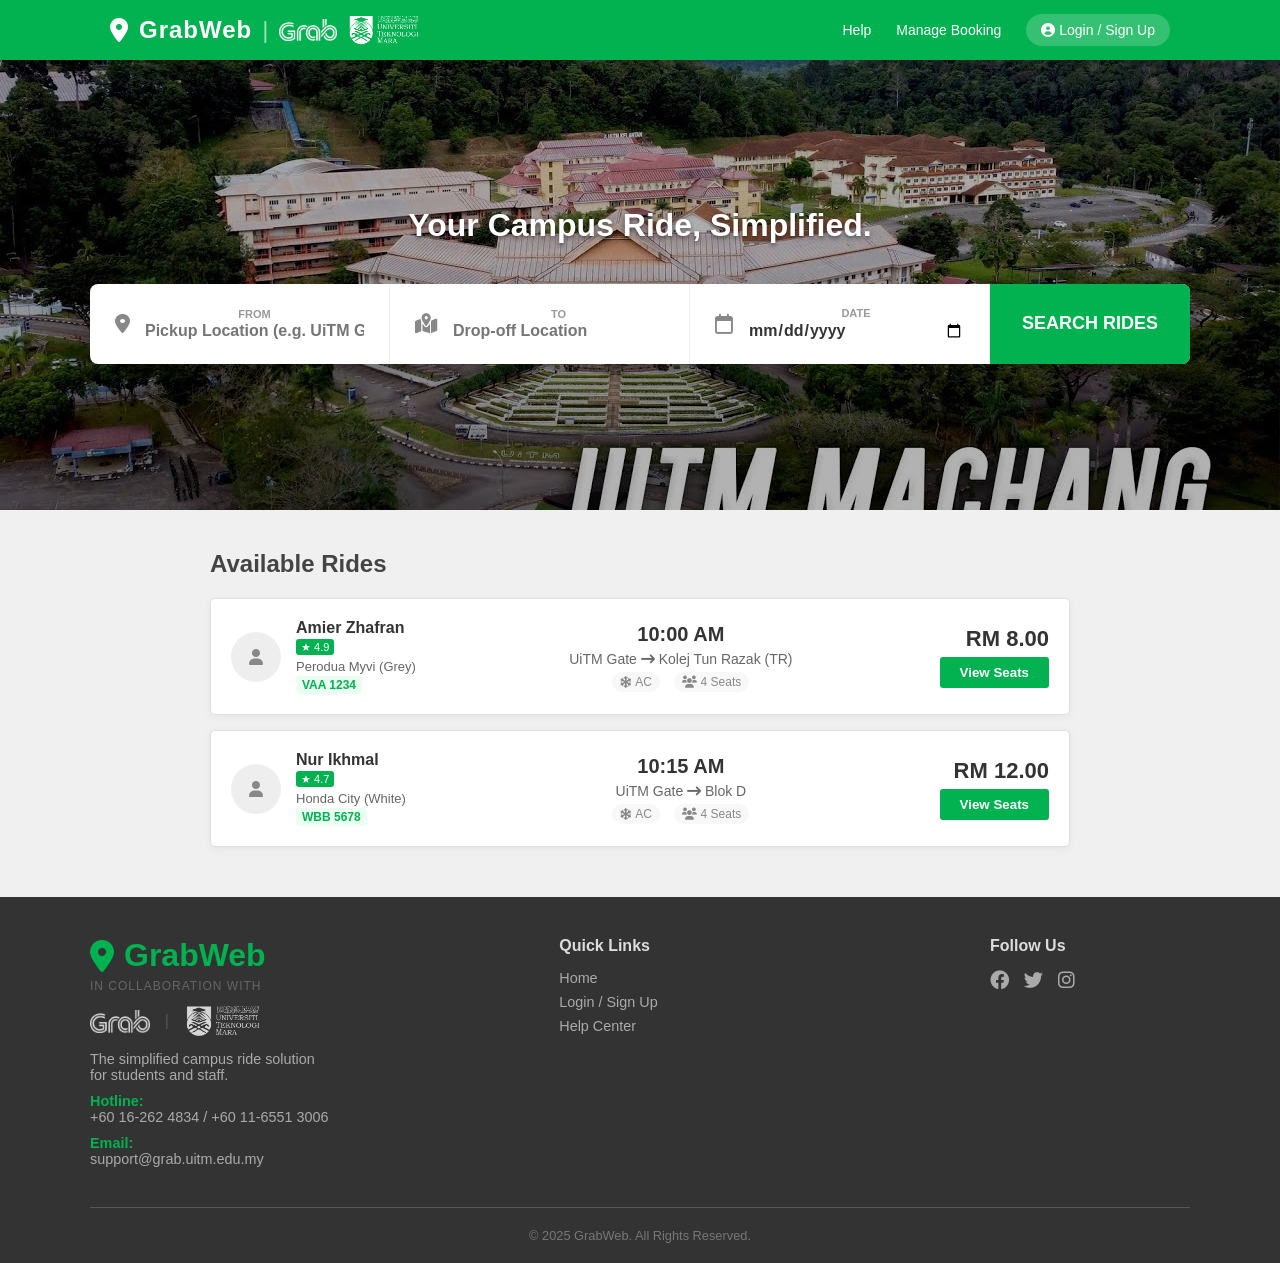
<file: index.html>
<!DOCTYPE html>
<html lang="en">
<head>
    <meta charset="UTF-8">
    <meta name="viewport" content="width=device-width, initial-scale=1.0">
    <title>GrabWeb - Campus Ride Booking</title>
    <link rel="stylesheet" href="style.css">
    <link rel="stylesheet" href="https://cdnjs.cloudflare.com/ajax/libs/font-awesome/6.0.0/css/all.min.css">
</head>
<body>

    <nav class="navbar">
        <div class="nav-container">
            <div class="logo">
                <a href="index.html" style="color:white; text-decoration:none; display: flex; align-items: center; gap: 10px;">
                    <i class="fa-solid fa-location-dot"></i> 
                    
                    <span style="font-weight: 800; letter-spacing: 1px;">GrabWeb</span>
                    
                    <span style="opacity: 0.6; font-weight: 300;">|</span>
                    
                    <img src="images/grab-logo-black-and-white.png" 
                        alt="Grab" 
                        style="height: 22px;">
                    </img>
                    <img src="images/LOGO UiTM OUTLINE 3 (WHITE).png" 
                        alt="UiTM" 
                        style="height: 38px;">
                    </img>
                </a>
            </div>
            <div class="menu">
                <a href="help.html">Help</a>
                <a href="#" onclick="checkLogin()" class="nav-item">Manage Booking</a>
                <a href="login.php" class="user-profile">
                    <i class="fa-solid fa-circle-user"></i> Login / Sign Up
                </a>
            </div>
        </div>
    </nav>

    <header class="hero">
        <div class="hero-content">
            <h1>Your Campus Ride, Simplified.</h1>
            
            <div class="search-widget">
                
                <div class="input-group">
                    <i class="fa-solid fa-location-dot icon"></i>
                    <div class="input-text">
                        <label>FROM</label>
                        <input type="text" placeholder="Pickup Location (e.g. UiTM Gate)">
                    </div>
                </div>

                <div class="input-group">
                    <i class="fa-solid fa-map-location-dot icon"></i>
                    <div class="input-text">
                        <label>TO</label>
                        <input type="text" placeholder="Drop-off Location">
                    </div>
                </div>

                <div class="input-group">
                    <i class="fa-regular fa-calendar icon"></i>
                    <div class="input-text">
                        <label>DATE</label>
                        <input title="date" type="date">
                    </div>
                </div>

                <button class="search-btn">SEARCH RIDES</button>

            </div>
        </div>
    </header>

    <section class="results-preview">
        <h2>Available Rides</h2>
        
        <div class="ride-card">
            <div class="driver-section">
                <div class="driver-img">
                    <i class="fa-solid fa-user"></i>
                </div>
                <div class="driver-info">
                    <h3>Amier Zhafran</h3>
                    <span class="rating">★ 4.9</span>
                    <p class="car-model">Perodua Myvi (Grey)</p>
                    <p class="plate-num">VAA 1234</p>
                </div>
            </div>

            <div class="trip-details">
                <div class="time">10:00 AM</div>
                <div class="route">UiTM Gate <i class="fa-solid fa-arrow-right-long"></i> Kolej Tun Razak (TR)</div>
                <div class="amenities">
                    <span><i class="fa-solid fa-snowflake"></i> AC</span>
                    <span><i class="fa-solid fa-users"></i> 4 Seats</span>
                </div>
            </div>

            <div class="price-action">
                <div class="price">RM 8.00</div>
                <button class="book-btn">View Seats</button>
            </div>
        </div>

        <div class="ride-card">
            <div class="driver-section">
                <div class="driver-img">
                    <i class="fa-solid fa-user"></i>
                </div>
                <div class="driver-info">
                    <h3>Nur Ikhmal</h3>
                    <span class="rating">★ 4.7</span>
                    <p class="car-model">Honda City (White)</p>
                    <p class="plate-num">WBB 5678</p>
                </div>
            </div>

            <div class="trip-details">
                <div class="time">10:15 AM</div>
                <div class="route">UiTM Gate <i class="fa-solid fa-arrow-right-long"></i> Blok D</div>
                <div class="amenities">
                    <span><i class="fa-solid fa-snowflake"></i> AC</span>
                    <span><i class="fa-solid fa-users"></i> 4 Seats</span>
                </div>
            </div>

            <div class="price-action">
                <div class="price">RM 12.00</div>
                <button class="book-btn">View Seats</button>
            </div>
        </div>

    </section>
    <footer class="footer">
        <div class="footer-content">
            <div class="footer-section">
                <h1 style="display: flex; align-items: center; gap: 10px; color: var(--primary-color);">
                    <i class="fa-solid fa-location-dot"></i> <b>GrabWeb</b>
                </h1> 
                
                <div style="margin-top: 5px;">
                    <p style="font-size: 12px; text-transform: uppercase; letter-spacing: 1px; color: #666; margin-bottom: 8px;">
                        In Collaboration With
                    </p>
                    
                    <div style="display: flex; align-items: center; gap: 15px;">
                        <img src="images/grab-logo-black-and-white.png" 
                            alt="Grab" 
                            style="height: 23px; opacity: 0.8;">
                        
                        <span style="color:#555;">|</span>
                        
                        <img src="images/LOGO UiTM OUTLINE 3 (WHITE).png" 
                            alt="UiTM" 
                            style="height: 40px; opacity: 0.8;">
                    </div>
                </div>

                <p style="margin-top: 10px; color: #aaa;">
                    The simplified campus ride solution <br> for students and staff.
                </p>
                
                <p style="margin-top: 10px; color: #aaa;">
                    <b style="color:#02B150">Hotline:</b> <br>
                    +60 16-262 4834 / +60 11-6551 3006
                </p>

                <p style="margin-top: 10px; color: #aaa;">
                    <b style="color:#02B150">Email:</b> <br>
                    support@grab.uitm.edu.my
                </p>
            </div>

            <div class="footer-section">
                <h4>Quick Links</h4>
                <a href="#">Home</a>
                <a href="login.php">Login / Sign Up</a>
                <a href="#">Help Center</a>
            </div>
            <div class="footer-section">
                <h4>Follow Us</h4>
                <div class="social-icons">
                    <a href="#"><i class="fa-brands fa-facebook"></i></a>
                    <a href="#"><i class="fa-brands fa-twitter"></i></a>
                    <a href="#"><i class="fa-brands fa-instagram"></i></a>
                </div>
            </div>
        </div>
        <div class="footer-bottom">
            &copy; 2025 GrabWeb. All Rights Reserved.
        </div>
    </footer>
    <script>
    function checkLogin() {
        // 1. (Optional) In a real app, you would check if the user is logged in here.
        // For now, we assume they are NOT logged in.

        // 2. Alert the user so they know why they are moving pages
        alert("You need to log in to manage your bookings.");

        // 3. Redirect to the login page
        window.location.href = "login.php";
    }
    </script>
</body>

</html>
</file>
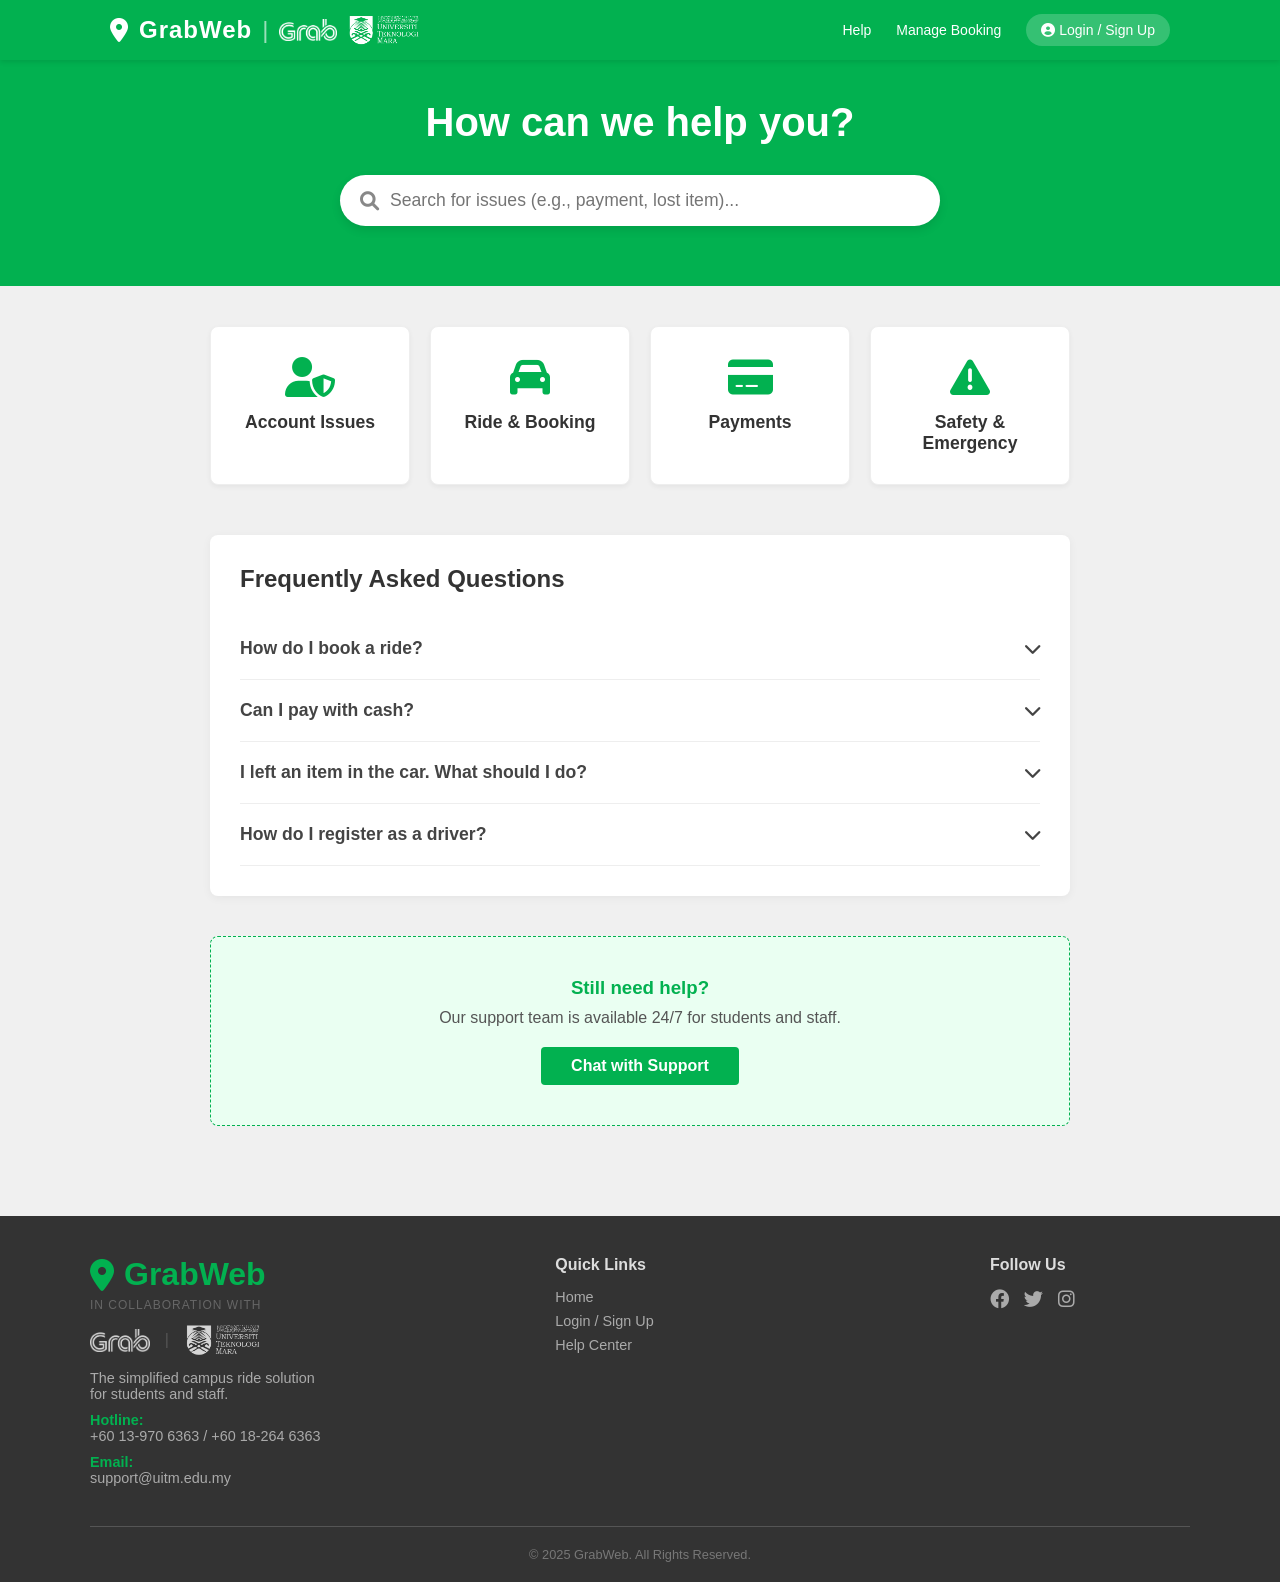
<file: help.html>
<!DOCTYPE html>
<html lang="en">
<head>
    <meta charset="UTF-8">
    <meta name="viewport" content="width=device-width, initial-scale=1.0">
    <title>GrabWeb - Help Centre</title>
    
    <link rel="stylesheet" href="style.css">
    <link rel="stylesheet" href="https://cdnjs.cloudflare.com/ajax/libs/font-awesome/6.0.0/css/all.min.css">
</head>
<body>

    <nav class="navbar">
        <div class="nav-container">
            <div class="logo">
                <a href="index.html" style="color:white; text-decoration:none; display: flex; align-items: center; gap: 10px;">
                    <i class="fa-solid fa-location-dot"></i> 
                    
                    <span style="font-weight: 800; letter-spacing: 1px;">GrabWeb</span>
                    
                    <span style="opacity: 0.6; font-weight: 300;">|</span>
                    
                    <img src="images/grab-logo-black-and-white.png" 
                        alt="Grab" 
                        style="height: 22px;">
                    </img>
                    <img src="images/LOGO UiTM OUTLINE 3 (WHITE).png" 
                        alt="UiTM" 
                        style="height: 38px;">
                    </img>
                </a>
            </div>
            <div class="menu">
                <a href="help.html">Help</a>
                <a href="#" onclick="checkLogin()" class="nav-item">Manage Booking</a>
                <a href="login.php" class="user-profile">
                    <i class="fa-solid fa-circle-user"></i> Login / Sign Up
                </a>
            </div>
        </div>
    </nav>

    <div class="help-hero">
        <h1>How can we help you?</h1>
        <div class="help-search-wrapper">
            <i class="fa-solid fa-magnifying-glass"></i>
            <input type="text" placeholder="Search for issues (e.g., payment, lost item)...">
        </div>
    </div>

    <div class="help-container">
        
        <div class="help-categories">
            <div class="category-card">
                <i class="fa-solid fa-user-shield"></i>
                <h3>Account Issues</h3>
            </div>
            <div class="category-card">
                <i class="fa-solid fa-car"></i>
                <h3>Ride & Booking</h3>
            </div>
            <div class="category-card">
                <i class="fa-solid fa-credit-card"></i>
                <h3>Payments</h3>
            </div>
            <div class="category-card">
                <i class="fa-solid fa-triangle-exclamation"></i>
                <h3>Safety & Emergency</h3>
            </div>
        </div>

        <section class="faq-section">
            <h2>Frequently Asked Questions</h2>
            
            <div class="accordion-item">
                <button class="accordion-btn">
                    How do I book a ride?
                    <i class="fa-solid fa-chevron-down"></i>
                </button>
                <div class="accordion-content">
                    <p>To book a ride, simply log in, enter your pickup and drop-off locations on the homepage, select your preferred date, and click "Search Rides".</p>
                </div>
            </div>

            <div class="accordion-item">
                <button class="accordion-btn">
                    Can I pay with cash?
                    <i class="fa-solid fa-chevron-down"></i>
                </button>
                <div class="accordion-content">
                    <p>Yes, we accept both cash payments directly to the driver and online transfers via GrabPay.</p>
                </div>
            </div>

            <div class="accordion-item">
                <button class="accordion-btn">
                    I left an item in the car. What should I do?
                    <i class="fa-solid fa-chevron-down"></i>
                </button>
                <div class="accordion-content">
                    <p>Please go to "Manage Booking" and select the ride in question. Use the "Contact Driver" button to reach out immediately. If that fails, contact our support team.</p>
                </div>
            </div>

            <div class="accordion-item">
                <button class="accordion-btn">
                    How do I register as a driver?
                    <i class="fa-solid fa-chevron-down"></i>
                </button>
                <div class="accordion-content">
                    <p>Go to the Sign Up page, select "Driver" from the role dropdown menu, and fill in your details including your vehicle information.</p>
                </div>
            </div>

        </section>

        <div class="contact-support">
            <h3>Still need help?</h3>
            <p>Our support team is available 24/7 for students and staff.</p>
            <button class="btn-primary" style="width: auto; padding: 10px 30px;">Chat with Support</button>
        </div>

    </div>

    <footer class="footer">
        <div class="footer-content">
            <div class="footer-section">
                <h1 style="display: flex; align-items: center; gap: 10px; color: var(--primary-color);">
                    <i class="fa-solid fa-location-dot"></i> <b>GrabWeb</b>
                </h1> 
                
                <div style="margin-top: 5px;">
                    <p style="font-size: 12px; text-transform: uppercase; letter-spacing: 1px; color: #666; margin-bottom: 8px;">
                        In Collaboration With
                    </p>
                    
                    <div style="display: flex; align-items: center; gap: 15px;">
                        <img src="images/grab-logo-black-and-white.png" 
                            alt="Grab" 
                            style="height: 23px; opacity: 0.8;">
                        
                        <span style="color:#555;">|</span>
                        
                        <img src="images/LOGO UiTM OUTLINE 3 (WHITE).png" 
                            alt="UiTM" 
                            style="height: 40px; opacity: 0.8;">
                    </div>
                </div>

                <p style="margin-top: 10px; color: #aaa;">
                    The simplified campus ride solution <br> for students and staff.
                </p>
                
                <p style="margin-top: 10px; color: #aaa;">
                    <b style="color:#02B150">Hotline:</b> <br>
                    +60 13-970 6363 / +60 18-264 6363
                </p>

                <p style="margin-top: 10px; color: #aaa;">
                    <b style="color:#02B150">Email:</b> <br>
                    support@uitm.edu.my
                </p>
            </div>
            
            <div class="footer-section">
                <h4>Quick Links</h4>
                <a href="#">Home</a>
                <a href="login.php">Login / Sign Up</a>
                <a href="#">Help Center</a>
            </div>
            <div class="footer-section">
                <h4>Follow Us</h4>
                <div class="social-icons">
                    <a href="#"><i class="fa-brands fa-facebook"></i></a>
                    <a href="#"><i class="fa-brands fa-twitter"></i></a>
                    <a href="#"><i class="fa-brands fa-instagram"></i></a>
                </div>
            </div>
        </div>
        <div class="footer-bottom">
            &copy; 2025 GrabWeb. All Rights Reserved.
        </div>
    </footer>

    <script>
        const accordions = document.querySelectorAll('.accordion-btn');

        accordions.forEach(btn => {
            btn.addEventListener('click', function() {
                this.classList.toggle('active');
                const content = this.nextElementSibling;
                if (content.style.maxHeight) {
                    content.style.maxHeight = null;
                } else {
                    content.style.maxHeight = content.scrollHeight + "px";
                }
            });
        });

        // Re-adding the checkLogin function for the Navbar link
        function checkLogin() {
            alert("You need to log in to manage your bookings.");
            window.location.href = "login.php";
        }
    </script>

</body>
</html>
</file>
<file: style.css>
/* =========================================
   1. GLOBAL VARIABLES & RESET
   ========================================= */
:root {
    --primary-color: #02B150;       /* Grab Green (Brand Color) */
    --primary-hover: #009944;       /* Darker Green for hover */
    --text-dark: #363A45;
    --bg-light: #f0f0f0;
    --white: #ffffff;
    --border-color: #ccc;
    --grab-green: #02B150;
    --text-main: #363A45;
    --text-muted: #888;
    --grab-dark: #363A45;
}

* {
    margin: 0;
    padding: 0;
    box-sizing: border-box;
    font-family: 'Helvetica Neue', Helvetica, Arial, sans-serif; /* Standard Grab Fonts */
}

body {
    background-color: var(--bg-light);
}

/* =========================================
   2. NAVBAR (Updated to Grab Green)
   ========================================= */
.navbar {
    background-color: var(--primary-color);
    height: 60px;
    position: fixed; 
    top: 0;         /* <--- ADD THIS to snap it to the top */
    left: 0;        /* <--- ADD THIS to snap it to the left edge */
    width: 100%;
    z-index: 1000;
    box-shadow: 0 2px 5px rgba(0,0,0,0.1);
}

.nav-container {
    max-width: 1100px;
    margin: 0 auto;
    display: flex;
    justify-content: space-between;
    align-items: center;
    height: 100%;
    padding: 0 20px;
}

.logo {
    color: var(--white);
    font-size: 24px;
    font-weight: 800;
    letter-spacing: 1px;
}

/* Update this section in your style.css */
.menu {
    display: flex;              /* 1. Aligns items in a row */
    align-items: center;        /* 2. Forces perfect vertical centering */
}

/* Ensure the links have the correct spacing */
.menu a {
    color: var(--white);
    text-decoration: none;
    margin-left: 25px;
    font-weight: 500;
    font-size: 14px;
}

.menu .user-profile {
    background: rgba(255, 255, 255, 0.2);
    padding: 8px 15px;
    border-radius: 20px;
}

/* =========================================
   3. HERO SECTION
   ========================================= */
.hero {
    /* Placeholder image */
    background: linear-gradient(rgba(0,0,0,0.3), rgba(0,0,0,0.3)), url('images/background1.jpg');
    height: 450px;
    background-size: cover;
    background-position: center;
    display: flex;
    justify-content: center;
    align-items: center;
    position: relative;
    margin-top: 60px;
}

.hero-content {
    text-align: center;
    width: 100%;
    max-width: 1100px;
}

.hero h1 {
    color: var(--white);
    font-size: 32px;
    margin-bottom: 40px;
    text-shadow: 0 2px 4px rgba(0,0,0,0.5);
}

/* =========================================
   4. SEARCH WIDGET
   ========================================= */
.search-widget {
    background: var(--white);
    display: flex;
    border-radius: 8px;
    overflow: hidden;
    box-shadow: 0 10px 25px rgba(0,0,0,0.2);
    height: 80px;
}

.input-group {
    flex: 1;
    display: flex;
    align-items: center;
    padding: 0 25px;
    border-right: 1px solid #eee;
    transition: background 0.3s;
}

.input-group:hover {
    background-color: #f9f9f9;
}

.input-group .icon {
    font-size: 20px;
    color: #888;
    margin-right: 15px;
}

.input-text {
    display: flex;
    flex-direction: column;
    width: 100%;
}

.input-text label {
    font-size: 11px;
    font-weight: bold;
    color: #999;
    margin-bottom: 2px;
}

.input-text input {
    border: none;
    outline: none;
    font-size: 16px;
    font-weight: 600;
    color: #333;
    background: transparent;
    width: 100%;
}

/* SEARCH BUTTON (Updated to Grab Green) */
.search-btn {
    width: 200px;
    background-color: var(--primary-color); /* CHANGED to Green */
    color: var(--white);
    border: none;
    font-size: 18px;
    font-weight: bold;
    cursor: pointer;
    transition: background 0.2s;
}

.search-btn:hover {
    background-color: var(--primary-hover);
}

/* =========================================
   5. RESULTS / RIDE CARDS
   ========================================= */
.results-preview {
    max-width: 900px;
    margin: 40px auto;
    padding: 0 20px;
}

.results-preview h2 {
    color: #444;
    margin-bottom: 20px;
}

.ride-card {
    background: var(--white);
    border-radius: 5px;
    box-shadow: 0 2px 10px rgba(0,0,0,0.05);
    display: flex;
    justify-content: space-between;
    align-items: center;
    padding: 20px;
    margin-bottom: 15px;
    border: 1px solid #e0e0e0;
    transition: transform 0.2s;
}

.ride-card:hover {
    transform: translateY(-2px);
    box-shadow: 0 5px 15px rgba(0,0,0,0.1);
}

.driver-section {
    display: flex;
    align-items: center;
    width: 30%;
}

.driver-img {
    background: #eee;
    width: 50px;
    height: 50px;
    border-radius: 50%;
    display: flex;
    justify-content: center;
    align-items: center;
    color: #888;
    margin-right: 15px;
}

.driver-info h3 { font-size: 16px; color: #333; }

/* Updated Rating color to match brand */
.rating { 
    background: var(--primary-color); /* CHANGED */
    color: white; 
    font-size: 11px; 
    padding: 2px 5px; 
    border-radius: 3px; 
}

.car-model { font-size: 13px; color: #666; margin-top: 4px; }

/* Updated Plate Number color */
.plate-num { 
    font-size: 12px; 
    font-weight: bold; 
    color: var(--primary-color); /* CHANGED */
    background: #eafff2; /* Light Green Bg */
    padding: 2px 6px; 
    border-radius: 4px; 
    display: inline-block; 
    margin-top: 2px;
}

.trip-details {
    width: 40%;
    text-align: center;
}

.time { font-size: 20px; font-weight: bold; color: #333; }
.route { font-size: 14px; color: #666; margin: 5px 0; }
.amenities span { font-size: 12px; color: #888; margin: 0 5px; background: #f8f8f8; padding: 3px 8px; border-radius: 10px; }

.price-action {
    width: 20%;
    text-align: right;
}

.price { font-size: 22px; font-weight: 800; color: #333; margin-bottom: 5px; }

/* BOOK BUTTON (Updated to Grab Green) */
.book-btn {
    background-color: var(--primary-color); /* CHANGED to Green */
    color: var(--white);
    border: none;
    padding: 8px 20px;
    border-radius: 3px;
    font-weight: bold;
    cursor: pointer;
}

.book-btn:hover { 
    background-color: var(--primary-hover); 
}

/* =========================================
   6. LOGIN / REGISTER PAGE SPECIFICS
   ========================================= */

/* Reusable Input Style for Login Page */
.form-control {
    width: 100%;
    padding: 12px;
    border: 1px solid var(--border-color);
    border-radius: 4px;
    font-size: 1rem;
    outline: none;
    transition: border-color 0.2s, box-shadow 0.2s;
    box-sizing: border-box;
}

.form-control:focus {
    border-color: var(--primary-color);
    box-shadow: 0 0 0 3px rgba(2, 177, 80, 0.1);
}

/* Search Bar (Pill Shape) */
.search-bar {
    width: 100%;
    padding: 10px 10px 10px 35px;
    border: 1px solid var(--border-color);
    border-radius: 50px;
    outline: none;
    box-sizing: border-box;
}

.search-bar:focus {
    border-color: var(--primary-color);
}

/* Generic Primary Button (for Login/Signup) */
.btn-primary {
    width: 100%;
    padding: 12px;
    background-color: var(--primary-color);
    color: var(--white);
    border: none;
    border-radius: 4px;
    font-size: 1rem;
    font-weight: bold;
    cursor: pointer;
    transition: background-color 0.2s;
}

.btn-primary:hover {
    background-color: var(--primary-hover);
}

/* Links */
a.link {
    color: var(--primary-color);
    text-decoration: none;
}
a.link:hover {
    text-decoration: underline;
}

/* Auth Container */
.auth-container {
    display: flex;
    justify-content: center;
    align-items: center;
    min-height: 100vh;
    padding: 20px;
}

.auth-card {
    background-color: var(--white);
    width: 100%;
    max-width: 400px;
    padding: 2.5rem;
    border-radius: 8px;
    box-shadow: 0 4px 12px rgba(0, 0, 0, 0.1);
    border-top: 5px solid var(--primary-color);
}

.auth-tabs {
    display: flex;
    margin-bottom: 1.5rem;
    border-bottom: 2px solid #eee;
}

.tab-btn {
    flex: 1;
    padding: 1rem;
    background: none;
    border: none;
    cursor: pointer;
    font-weight: bold;
    color: #aaa;
    font-size: 1rem;
}

.tab-btn.active {
    color: var(--primary-color);
    border-bottom: 2px solid var(--primary-color);
}

.form-group {
    margin-bottom: 1.2rem;
}

.form-group label {
    display: block;
    margin-bottom: 0.5rem;
    color: var(--text-dark);
    font-weight: 500;
}

.hidden {
    display: none;
}

/* =========================================
   7. INPUT ICONS (Font Awesome Version)
   ========================================= */
.input-wrapper {
    position: relative;
}

.input-wrapper i {
    position: absolute;
    left: 15px;
    top: 50%;
    transform: translateY(-50%);
    color: #888;
    font-size: 1rem; /* Slightly smaller for Font Awesome */
    pointer-events: none;
    width: 20px;     /* Ensures icons center nicely if widths vary */
    text-align: center;
}

.input-wrapper .form-control, 
.input-wrapper .search-bar {
    padding-left: 45px;
}

.input-wrapper:focus-within i {
    color: var(--primary-color);
}

/* =========================================
   8. FOOTER STYLES (New)
   ========================================= */
.footer {
    background-color: #333;
    color: white;
    padding: 40px 20px 20px;
    margin-top: 50px;
}

.footer-content {
    max-width: 1100px;
    margin: 0 auto;
    display: flex;
    justify-content: space-between;
    flex-wrap: wrap;
    border-bottom: 1px solid #555;
    padding-bottom: 20px;
}

.footer-section {
    margin-bottom: 20px;
    min-width: 200px;
}

.footer-section h3 { margin-bottom: 10px; color: var(--primary-color); }
.footer-section h4 { margin-bottom: 15px; color: #ddd; }
.footer-section p { font-size: 0.9rem; color: #aaa; }

.footer-section a {
    display: block;
    color: #aaa;
    text-decoration: none;
    margin-bottom: 8px;
    font-size: 0.9rem;
    transition: color 0.2s;
}

.footer-section a:hover { color: var(--primary-color); }

.social-icons { display: flex; gap: 15px; }
.social-icons a { font-size: 1.2rem; }

.footer-bottom {
    text-align: center;
    padding-top: 20px;
    font-size: 0.8rem;
    color: #777;
}

/* =========================================
   9. LOGIN PAGE EXTRAS (Radio & Select)
   ========================================= */

/* Radio Button Group for Roles */
.role-selector {
    margin-bottom: 20px;
    text-align: center;
}

.role-selector label {
    display: block;
    margin-bottom: 10px;
    font-weight: bold;
    color: var(--text-dark);
}

.radio-group {
    display: flex;
    justify-content: center;
    gap: 15px;
}

.radio-label {
    display: flex;
    align-items: center;
    gap: 5px;
    font-weight: normal !important;
    cursor: pointer;
    font-size: 0.9rem;
}

.radio-label input[type="radio"] {
    accent-color: var(--primary-color); /* Makes the dot Grab Green */
    transform: scale(1.2);
}

/* Dropdown styling to match inputs */
select.form-control {
    appearance: none; /* Removes default browser arrow */
    cursor: pointer;
}

.back-home {
    display: block;
    margin-top: 20px;
    font-size: 0.8rem;
    color: #bebebe;
    text-decoration: none;
}

.back-home:hover {
    color: #02B150;
}

/* =========================================
   10. ADMIN DASHBOARD STYLES
   ========================================= */

/* Layout: Sidebar + Main Content */
.dashboard-container {
    display: flex;
    min-height: 100vh;
    background-color: #f4f6f9; /* Light grey bg for contrast */
}

/* --- SIDEBAR --- */
.sidebar {
    width: 250px;
    background-color: white;
    box-shadow: 2px 0 10px rgba(0,0,0,0.05);
    display: flex;
    flex-direction: column;
    position: fixed;
    height: 100vh;
    z-index: 100;
}

.sidebar-header {
    padding: 25px;
    border-bottom: 1px solid #eee;
}

.sidebar-header h2 {
    color: var(--primary-color);
    font-size: 22px;
    margin: 0;
}

.sidebar-menu {
    list-style: none;
    padding: 20px 0;
    flex: 1;
}

.sidebar-menu li a {
    display: flex;
    align-items: center;
    padding: 15px 25px;
    color: #555;
    text-decoration: none;
    font-weight: 500;
    transition: 0.3s;
}

.sidebar-menu li a i {
    width: 30px; /* Fixed width for icon alignment */
}

.sidebar-menu li a:hover, 
.sidebar-menu li a.active {
    background-color: #eafff2; /* Light Green Bg */
    color: var(--primary-color);
    border-right: 4px solid var(--primary-color);
}

.menu-divider {
    padding: 15px 25px 5px;
    font-size: 12px;
    color: #999;
    text-transform: uppercase;
    letter-spacing: 1px;
    font-weight: bold;
}

.badge {
    background-color: #d84e55; /* Red "New" badge */
    color: white;
    font-size: 10px;
    padding: 2px 6px;
    border-radius: 4px;
    margin-left: auto;
}

.sidebar-footer {
    padding: 20px;
    border-top: 1px solid #eee;
}

.logout-btn {
    color: #d84e55;
    text-decoration: none;
    font-weight: bold;
    display: flex;
    align-items: center;
    gap: 10px;
}

/* --- MAIN CONTENT AREA --- */
.main-content {
    flex: 1;
    margin-left: 250px; /* Same width as sidebar */
    padding: 30px;
}

.dashboard-header {
    display: flex;
    justify-content: space-between;
    align-items: center;
    margin-bottom: 30px;
}

.header-title h1 { margin: 0; color: #333; }
.header-title p { color: #888; margin-top: 5px; }

.dashboard-header .user-profile {
    display: flex;
    align-items: center;
    gap: 10px;
    background: white;
    padding: 8px 15px;
    border-radius: 50px;
    box-shadow: 0 2px 5px rgba(0,0,0,0.05);
}

.dashboard-header img {
    width: 35px;
    height: 35px;
    border-radius: 50%;
}

/* --- STATS CARDS --- */
.stats-grid {
    display: grid;
    grid-template-columns: repeat(auto-fit, minmax(220px, 1fr));
    gap: 20px;
    margin-bottom: 30px;
}

.stat-card {
    background: white;
    padding: 20px;
    border-radius: 8px;
    box-shadow: 0 2px 8px rgba(0,0,0,0.05);
    display: flex;
    align-items: center;
    gap: 20px;
}

.stat-icon {
    width: 50px;
    height: 50px;
    border-radius: 10px;
    display: flex;
    justify-content: center;
    align-items: center;
    font-size: 20px;
    color: white;
}

/* Specific icon background colors */
.stat-icon.green { background-color: var(--primary-color); }
.stat-icon.blue { background-color: #3b82f6; }
.stat-icon.orange { background-color: #f59e0b; }
.stat-icon.red { background-color: #ef4444; }

.stat-info h3 { margin: 0; font-size: 24px; color: #333; }
.stat-info p { margin: 0; color: #888; font-size: 14px; }

/* --- DATA TABLE --- */
.recent-activity {
    background: white;
    padding: 25px;
    border-radius: 8px;
    box-shadow: 0 2px 8px rgba(0,0,0,0.05);
}

.section-header {
    display: flex;
    justify-content: space-between;
    align-items: center;
    margin-bottom: 20px;
}

.table-container {
    overflow-x: auto;
}

table {
    width: 100%;
    border-collapse: collapse;
}

table th, table td {
    padding: 12px 15px;
    text-align: left;
    border-bottom: 1px solid #eee;
}

table th {
    background-color: #f9f9f9;
    color: #555;
    font-weight: 600;
    font-size: 14px;
}

table td {
    color: #333;
    font-size: 14px;
}

/* Status Badges in Table */
.status {
    padding: 4px 8px;
    border-radius: 4px;
    font-size: 12px;
    font-weight: bold;
}

.status.completed { background-color: #eafff2; color: var(--primary-color); }
.status.pending { background-color: #fff8e1; color: #f59e0b; }
.status.cancelled { background-color: #fee2e2; color: #ef4444; }

/* =========================================
   11. HELP PAGE STYLES
   ========================================= */

/* Hero Section */
.help-hero {
    background-color: var(--primary-color);
    color: white;
    text-align: center;
    padding: 100px 20px 60px; /* Top padding accounts for fixed navbar */
}

.help-hero h1 {
    margin-bottom: 30px;
    font-size: 2.5rem;
}

.help-search-wrapper {
    position: relative;
    max-width: 600px;
    margin: 0 auto;
}

.help-search-wrapper input {
    width: 100%;
    padding: 15px 15px 15px 50px;
    border-radius: 50px;
    border: none;
    font-size: 1.1rem;
    outline: none;
    box-shadow: 0 4px 10px rgba(0,0,0,0.1);
}

.help-search-wrapper i {
    position: absolute;
    left: 20px;
    top: 50%;
    transform: translateY(-50%);
    color: #888;
    font-size: 1.2rem;
}

/* Container */
.help-container {
    max-width: 900px;
    margin: 0 auto;
    padding: 40px 20px;
}

/* Categories Grid */
.help-categories {
    display: grid;
    grid-template-columns: repeat(auto-fit, minmax(180px, 1fr));
    gap: 20px;
    margin-bottom: 50px;
}

.category-card {
    background: white;
    padding: 30px;
    border-radius: 8px;
    text-align: center;
    box-shadow: 0 2px 5px rgba(0,0,0,0.05);
    border: 1px solid #eee;
    cursor: pointer;
    transition: transform 0.2s, border-color 0.2s;
}

.category-card:hover {
    transform: translateY(-5px);
    border-color: var(--primary-color);
}

.category-card i {
    font-size: 2.5rem;
    color: var(--primary-color);
    margin-bottom: 15px;
}

.category-card h3 {
    font-size: 1.1rem;
    color: #333;
}

/* FAQ Accordion */
.faq-section {
    background: white;
    padding: 30px;
    border-radius: 8px;
    box-shadow: 0 2px 10px rgba(0,0,0,0.05);
    margin-bottom: 40px;
}

.faq-section h2 {
    margin-bottom: 25px;
    color: #333;
}

.accordion-item {
    border-bottom: 1px solid #eee;
}

.accordion-btn {
    width: 100%;
    background: none;
    border: none;
    text-align: left;
    padding: 20px 0;
    font-size: 1.1rem;
    font-weight: 600;
    color: #444;
    cursor: pointer;
    display: flex;
    justify-content: space-between;
    align-items: center;
    transition: color 0.2s;
}

.accordion-btn:hover, .accordion-btn.active {
    color: var(--primary-color);
}

.accordion-btn i {
    transition: transform 0.3s;
}

.accordion-btn.active i {
    transform: rotate(180deg);
}

.accordion-content {
    max-height: 0;
    overflow: hidden;
    transition: max-height 0.3s ease-out;
}

.accordion-content p {
    padding-bottom: 20px;
    color: #666;
    line-height: 1.6;
}

/* Contact Support Box */
.contact-support {
    text-align: center;
    background: #eafff2; /* Light Green Bg */
    padding: 40px;
    border-radius: 8px;
    border: 1px dashed var(--primary-color);
}

.contact-support h3 {
    color: var(--primary-color);
    margin-bottom: 10px;
}

.contact-support p {
    color: #555;
    margin-bottom: 20px;
}

/* =========================================
   12. USER PROFILE DROPDOWN (Logged In)
   ========================================= */

/* The Container in Navbar */
.dropdown {
    position: relative;
    display: inline-block;
    margin-left: 20px;
}

/* The Trigger Button (Avatar + Name) */
.dropbtn {
    background-color: transparent;
    color: white;
    padding: 5px 10px;
    font-size: 14px;
    border: none;
    cursor: pointer;
    display: flex;
    align-items: center;
    gap: 8px;
    font-weight: 600;
}

.nav-avatar {
    width: 32px;
    height: 32px;
    border-radius: 50%;
    border: 2px solid rgba(255,255,255,0.8);
}

/* Dropdown Menu Box */
.dropdown-content {
    display: none; /* Hidden by default */
    position: absolute;
    right: 0;
    top: 45px; /* Pushes it down below navbar */
    background-color: white;
    min-width: 200px;
    box-shadow: 0 8px 16px rgba(0,0,0,0.15);
    border-radius: 8px;
    z-index: 2000;
    overflow: hidden;
    animation: fadeIn 0.2s ease-in-out;
}

/* The Links inside the menu */
.dropdown-content a {
    color: #333;
    padding: 12px 20px;
    text-decoration: none;
    display: block;
    font-size: 14px;
    font-weight: 500;
    transition: background 0.2s;
    margin: 0; /* Override navbar margin */
}

.dropdown-content a i {
    width: 25px;
    color: #888;
}

.dropdown-content a:hover {
    background-color: #f5f5f5;
    color: var(--primary-color);
}

.dropdown-content a:hover i {
    color: var(--primary-color);
}

/* Header inside dropdown (e.g., "Signed in as...") */
.dropdown-header {
    padding: 15px 20px;
    background-color: #f9f9f9;
    border-bottom: 1px solid #eee;
    color: #333;
}

/* Divider Line */
.dropdown-content .divider {
    height: 1px;
    background-color: #eee;
    margin: 4px 0;
}

/* Red Logout Item */
.dropdown-content a.logout {
    color: #d84e55;
}
.dropdown-content a.logout:hover {
    background-color: #fff0f0;
}

/* Show Class (Toggled by JS) */
.show {
    display: block;
}

/* Simple Fade Animation */
@keyframes fadeIn {
    from { opacity: 0; transform: translateY(-10px); }
    to { opacity: 1; transform: translateY(0); }
}

/* =========================================
   13. USER PROFILE (Logged In)
   ========================================= 
*/

.profile-wrapper {
    max-width: 800px;
    margin: 100px auto 40px auto; /* Margin to clear the fixed navbar */
    padding: 0 20px;
}

.profile-header-card {
    background: var(--white);
    border-radius: 16px;
    padding: 30px;
    box-shadow: 0 4px 12px rgba(0,0,0,0.05);
    display: flex;
    justify-content: space-between;
    align-items: flex-start;
}

.section-card {
    background: var(--white);
    border-radius: 16px;
    padding: 25px;
    margin-top: 20px;
    box-shadow: 0 4px 12px rgba(0,0,0,0.05);
}

.section-title {
    font-size: 16px;
    font-weight: 700;
    margin-bottom: 15px;
    display: flex;
    align-items: center;
    gap: 10px;
    color: var(--primary-color);
}

.booking-item {
    display: flex;
    justify-content: space-between;
    padding: 15px 0;
    border-bottom: 1px solid #eee;
}

.trip-price {
    font-weight: 700;
    color: var(--primary-color);
}

.user-main {
    display: flex;
    align-items: center;
    gap: 20px; /* Spacing between avatar and text */
}

.profile-pic {
    width: 100px;
    height: 100px;
    border-radius: 50%;
    object-fit: cover;
    border: 3px solid var(--primary-color);
}

.user-info h1 {
    font-size: 24px;
    color: var(--text-dark);
    margin-bottom: 5px;
}

.user-info p {
    font-size: 14px;
    color: #666;
    margin-bottom: 3px;
    display: flex;
    align-items: center;
    gap: 8px;
}

.edit-profile-btn {
    background: #f0f0f0;
    border: 1px solid #ddd;
    padding: 8px 15px;
    border-radius: 8px;
    font-weight: 600;
    cursor: pointer;
    transition: 0.2s;
}

.edit-profile-btn:hover {
    background: #e8e8e8;
}

.trip-info {
    display: flex;
    flex-direction: column;
    gap: 4px;
}

.trip-info b {
    font-size: 16px;
    color: var(--text-dark);
}

.trip-date {
    font-size: 12px;
    color: #888;
}

.summary-text {
    line-height: 1.6;
    color: #444;
    font-size: 15px;
}

/* =========================================
   14. PROFILE & EDIT PROFILE PAGES
   ========================================= */

/* Main Containers */
.profile-wrapper, .edit-wrapper {
    max-width: 800px;
    margin: 100px auto 40px auto; /* Clears fixed navbar */
    padding: 0 20px;
}

.edit-wrapper {
    max-width: 600px; /* Edit card is slightly narrower */
}

/* Card Styling */
.profile-header-card, .section-card, .edit-card {
    background: var(--white);
    border-radius: 16px;
    padding: 30px;
    box-shadow: 0 4px 12px rgba(0,0,0,0.05);
    margin-bottom: 20px;
}

/* Profile Header Specifics */
.profile-header-card {
    display: flex;
    justify-content: space-between;
    align-items: flex-start;
}

.user-main {
    display: flex;
    align-items: center;
    gap: 25px;
}

.profile-pic, .profile-preview {
    width: 100px;
    height: 100px;
    border-radius: 50%;
    object-fit: cover;
    border: 3px solid var(--primary-color);
}

.user-info h1 {
    font-size: 24px;
    color: var(--text-dark);
    margin-bottom: 8px;
}

.user-info p {
    font-size: 14px;
    color: #666;
    margin-bottom: 5px;
    display: flex;
    align-items: center;
    gap: 8px;
}

/* Edit Page Upload Area */
.profile-upload-area {
    position: relative;
    width: 100px;
    height: 100px;
    margin: 0 auto 15px;
}

.camera-icon {
    position: absolute;
    bottom: 0;
    right: 0;
    background: var(--primary-color);
    color: white;
    width: 32px;
    height: 32px;
    border-radius: 50%;
    display: flex;
    align-items: center;
    justify-content: center;
    border: 2px solid white;
    cursor: pointer;
    font-size: 14px;
}

/* Buttons */
.edit-profile-btn {
    background: #f0f0f0;
    border: 1px solid #ddd;
    padding: 10px 18px;
    border-radius: 8px;
    font-weight: 600;
    cursor: pointer;
    transition: 0.2s;
}

.edit-profile-btn:hover {
    background: #e8e8e8;
}

.btn-container {
    display: flex;
    gap: 15px;
    margin-top: 30px;
}

/* Section Cards & Bookings */
.section-title {
    font-size: 16px;
    font-weight: 700;
    margin-bottom: 15px;
    display: flex;
    align-items: center;
    gap: 10px;
    color: var(--primary-color);
}

.summary-text {
    line-height: 1.6;
    color: #444;
    font-size: 15px;
}

.booking-item {
    display: flex;
    justify-content: space-between;
    padding: 15px 0;
    border-bottom: 1px solid #eee;
}

.booking-item:last-child {
    border-bottom: none;
}

.trip-info b {
    display: block;
    font-size: 15px;
    color: var(--text-dark);
}

.trip-date {
    font-size: 12px;
    color: #888;
}

.trip-price {
    font-weight: 700;
    color: var(--primary-color);
    font-size: 16px;
}

/* Success Alerts */
.success-alert {
    background: #eafff2;
    color: var(--primary-color);
    padding: 12px;
    border-radius: 8px;
    text-align: center;
    margin-bottom: 20px;
    font-weight: bold;
    border: 1px solid var(--primary-color);
}

.modal-overlay {
    display: flex;
    align-items: center;
    justify-content: center;
}

.modal-content .form-control {
    width: 100%;
    padding: 10px;
    border: 1px solid #ddd;
    border-radius: 5px;
    margin-top: 5px;
}

.search-header {
    background-color: #02B150; /* Grab Official Green */
    padding: 20px 10px;
    text-align: center;
    color: white;
    box-shadow: 0 2px 10px rgba(0,0,0,0.1);
    position: sticky;
    top: 0;
    z-index: 100;
}

.route-display {
    font-weight: 600;
    margin-top: 5px;
}

/* Optional: Make the back button white to match */
.search-header a {
    color: white;
}


.modal { 
    display: none; 
    position: fixed; 
    z-index: 1000; 
    left: 0; 
    top: 0; 
    width: 100%; 
    height: 100%; 
    background-color: rgba(0,0,0,0.5); 
    overflow-y: auto; 
}

.modal-content { 
    background-color: #fefefe; 
    margin: 5% auto; 
    padding: 30px; 
    border-radius: 12px; 
    width: 90%; 
    max-width: 500px; 
    position: relative; 
}

.close { 
    color: #aaa; 
    float: right; 
    font-size: 28px; 
    font-weight: bold; 
    cursor: pointer; 
}

.close:hover { 
    color: black; 
}

.review-item { 
    border-bottom: 1px solid #eee; 
    padding: 10px 0; 
}

.review-header { 
    display: flex; 
    justify-content: space-between; 
    font-size: 0.9rem; 
    margin-bottom: 5px; 
}

.stars { 
    color: #fbc02d; 
}

.search-header { 
    background: #f8f9fa; 
    padding: 20px; 
    text-align: center; 
    border-bottom: 1px solid #ddd; 
}

.route-display { 
    font-weight: 600; 
    color: #02B150; 
    font-size: 1.2rem; 
}

.driver-link { 
    cursor: pointer; 
    text-decoration: none; 
    color: inherit; 
}

.driver-link:hover h3 { 
    color: #02B150; 
    text-decoration: underline; 
}
</file>
